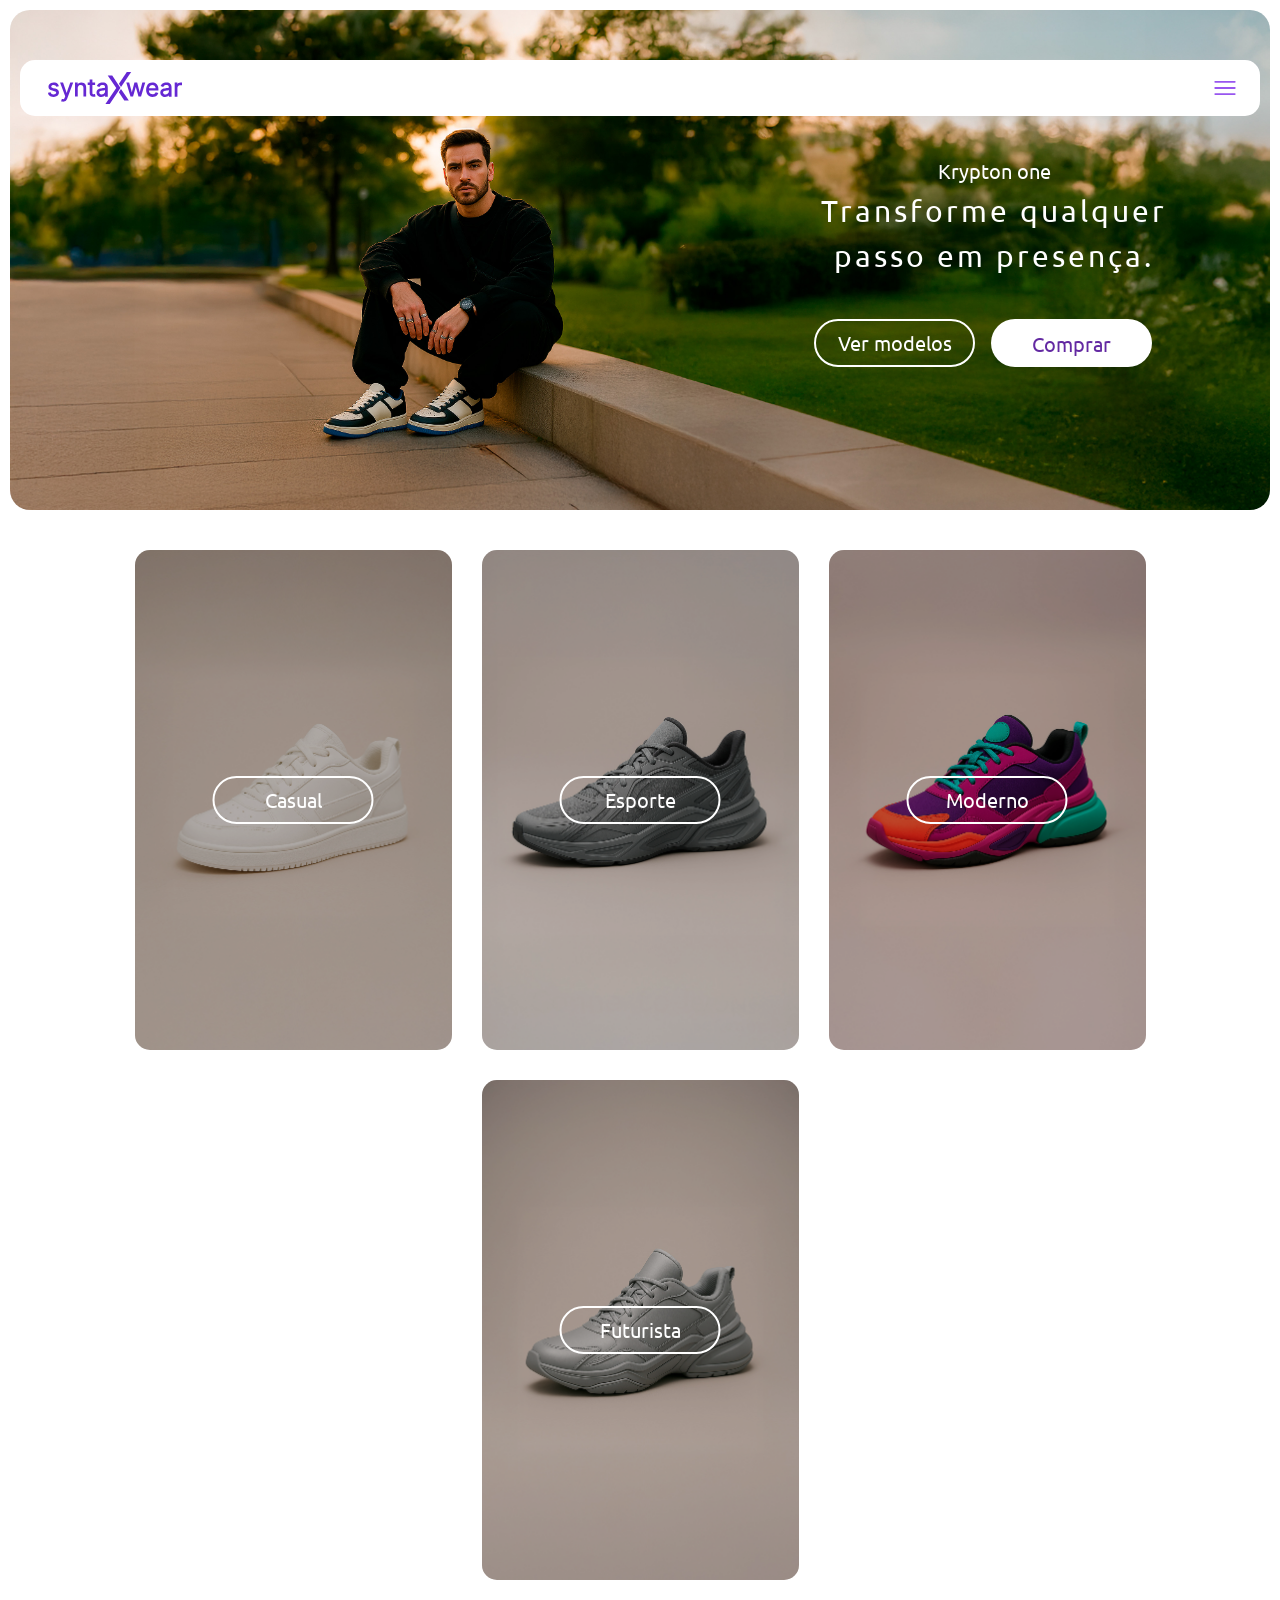
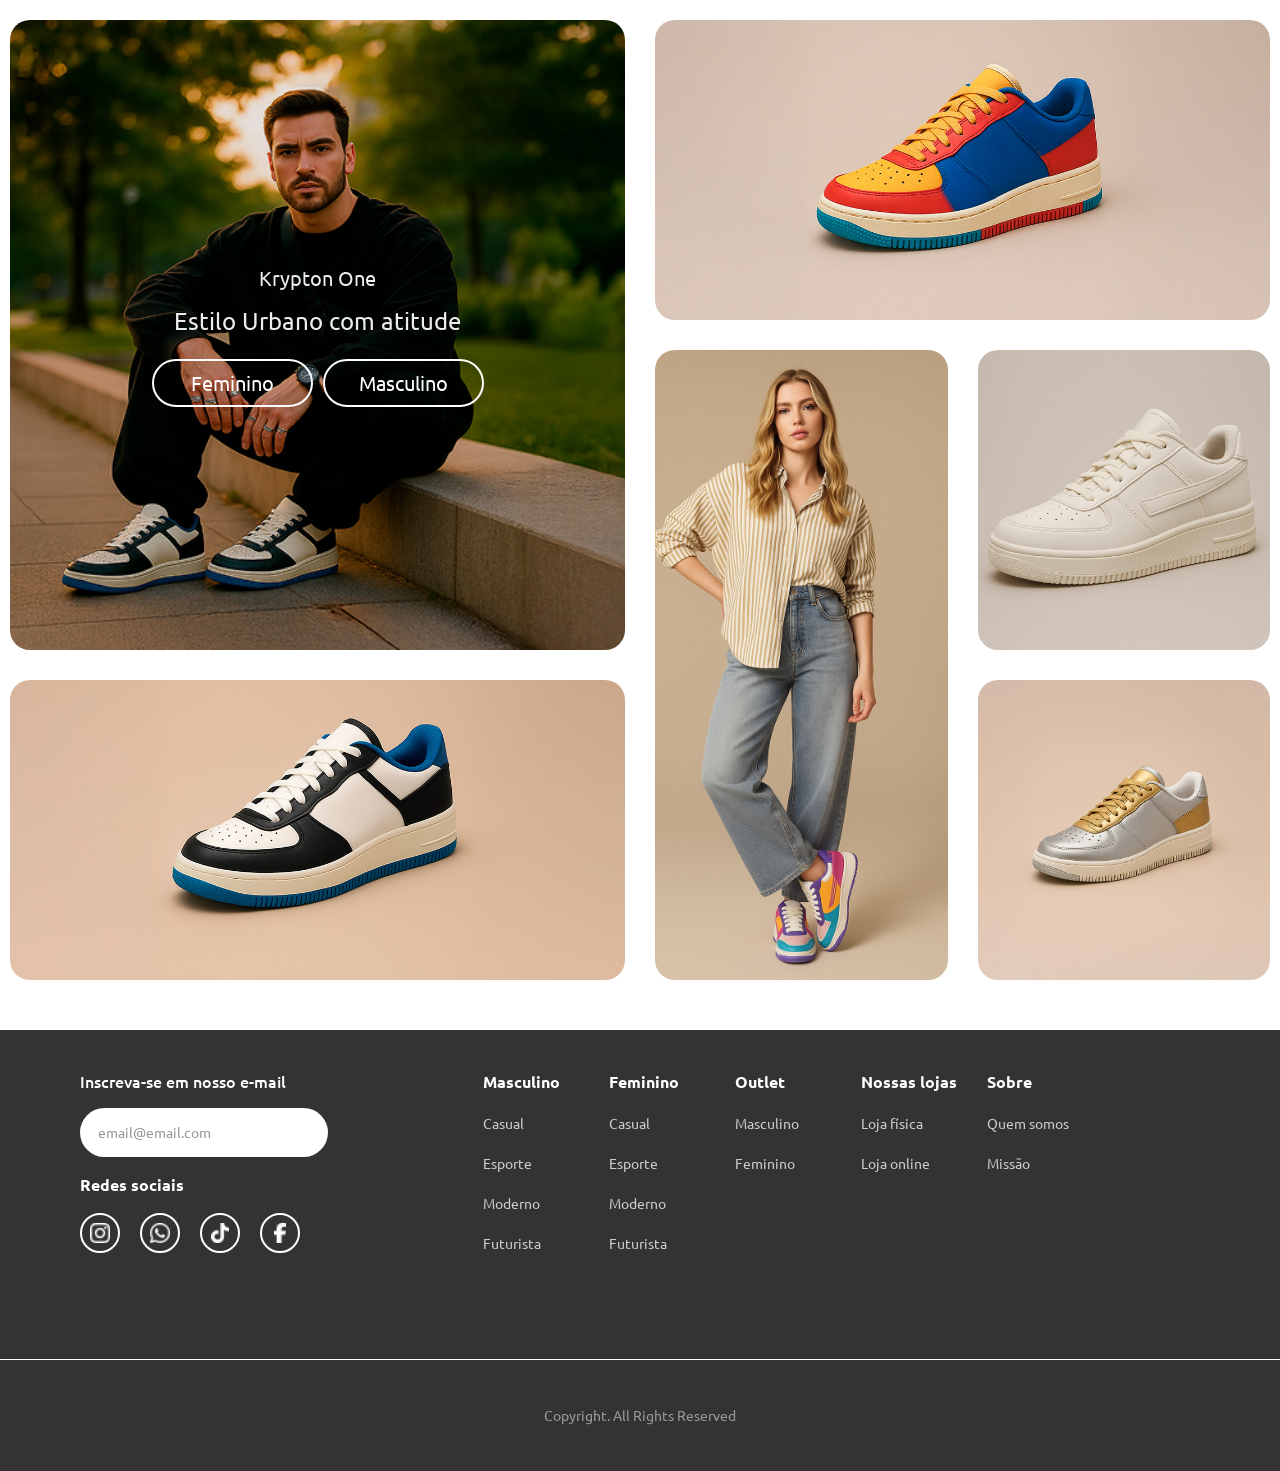
<file: index.html>
<!DOCTYPE html>
<html lang="pt-BR">

<head>
    <meta charset="UTF-8" />
    <meta name="viewport" content="width=device-width, initial-scale=1.0" />
    <title>SyntaxWear Tênis e Sneakers Online</title>
    <meta name="description"
        content="Compre os melhores tênis e sneakers online na SyntaxWear. Encontre os modelos mais estilosos e confortáveis para todas as ocasiões. Frete grátis e entrega rápida!" />

    <link rel="stylesheet" href="./css/reset.css">
    <link rel="stylesheet" href="./css/variables.css">
    <link rel="stylesheet" href="./css/base.css">
    <link rel="stylesheet" href="./css/components/header.css">
    <link rel="stylesheet" href="./css/components/hero.css">
    <link rel="stylesheet" href="./css/components/product-category.css">
    <link rel="stylesheet" href="./css/components/product-grid.css">
    <link rel="stylesheet" href="./css/components/footer.css">
</head>

<body>
    <header class="header">
        <h1 class="logo">
            <a href="/" title="SyntaxWear Tênis e Sneakers Online">
                <img src="./assets/images/logo/logo.svg" alt="SyntaxWear Tênis e Sneakers Online">
            </a>
        </h1>

        <input type="checkbox" class="menu-toggle" id="menu-toggle">
        <label for="menu-toggle" class="menu-icon">
            <img src="./assets/images/icons/hamburguer.svg" alt="Menu mobile">
        </label>

        <nav class="nav-container">
            <nav class="nav-center" aria-label="Categorias Principais">
                <ul>
                    <li><a href="#">Masculino</a></li>
                    <li><a href="#">Feminino</a></li>
                    <li><a href="#">Outlet</a></li>
                </ul>
            </nav>

            <nav class="nav-right" aria-label="Menu secundário">
                <ul>
                    <li><a href="#">Nossas lojas</a></li>
                    <li><a href="#">Sobre</a></li>

                    <li><a href="#" aria-label="Perfil">
                            <img src="./assets/images/icons/user.svg" alt="Perfil">
                        </a></li>
                    <li><a href="#" aria-label="Ajuda">
                            <img src="./assets/images/icons/help.svg" alt="Ajuda">
                        </a></li>
                    <li><a href="#" aria-label="Carrinho">
                            <img src="./assets/images/icons/cart.svg" alt="Carrinho">
                        </a>
                    </li>
                </ul>
            </nav>
        </nav>
    </header>

    <main>
        <section class="hero-section">
            <div class="hero-overlay">
                <div class="hero-content">
                    <span class="hero-subtitle">Krypton one</span>
                    <h2 class="hero-title">Transforme qualquer passo em presença.</h2>
                    <div class="hero-buttons">
                        <a class="btn btn-outline" href="#">Ver modelos</a>
                        <a class="btn btn-filled" href="#">Comprar</a>
                    </div>
                </div>
            </div>
        </section>

        <section class="categories-section">

            <div class="category-card casual">
                <a href="#" class="category-link">
                    <span class="overlay"></span>
                    <span class="category-name btn btn btn-outline">Casual</span>
                </a>
            </div>

            <div class="category-card esporte">
                <a href="#" class="category-link">
                    <span class="overlay"></span>
                    <span class="category-name btn btn-outline">Esporte</span>
                </a>
            </div>

            <div class="category-card moderno">
                <a href="#" class="category-link">
                    <span class="overlay"></span>
                    <span class="category-name btn btn-outline">Moderno</span>
                </a>
            </div>

            <div class="category-card futurista">
                <a href="#" class="category-link">
                    <span class="overlay"></span>
                    <span class="category-name btn btn-outline">Futurista</span>
                </a>
            </div>

        </section>

        <section class="grid-section">

            <div class="card top1">
                <div class="top1-content">
                    <h3 class="card-title">Krypton One</h3>
                    <p class="card-subtitle">Estilo Urbano com atitude</p>
                    <div class="cta-group">
                        <a href="#" class="btn btn-outline">Feminino</a>
                        <a href="#" class="btn btn-outline">Masculino</a>
                    </div>
                </div>
            </div>

            <div class="card top2">
            </div>

            <div class="card midL">
            </div>

            <div class="card midR">
            </div>

            <div class="card bottomL">
            </div>

            <div class="card bottomR">
            </div>
        </section>
    </main>

    <footer class="site-footer">
        <div class="footer-container" id="footer">
            <!-- Newsletter Section -->
            <div class="footer-newsletter">
                <h3 class="footer-newsletter-title">Inscreva-se em nosso e-mail</h3>
                <form class="newsletter-form">
                    <input type="email" class="newsletter-input" placeholder="email@email.com" required>
                </form>
                <div class="footer-social">
                    <h4 class="footer-social-title">Redes sociais</h4>
                    <ul class="social-icons">
                        <li>
                            <a href="https://instagram.com" class="social-icon instagram" aria-label="Instagram">
                                <img src="./assets/images/icons/instagram.png" alt="Instagram">
                            </a>
                        </li>
                        <li>
                            <a href="https://wa.me" class="social-icon whatsapp" aria-label="WhatsApp">
                                <img src="./assets/images/icons/whatsapp.png" alt="WhatsApp">
                            </a>
                        </li>
                        <li>
                            <a href="https://tiktok.com" class="social-icon tiktok" aria-label="TikTok">
                                <img src="./assets/images/icons/tiktok.png" alt="TikTok">
                            </a>
                        </li>
                        <li>
                            <a href="https://facebook.com" class="social-icon facebook" aria-label="Facebook">
                                <img src="./assets/images/icons/facebook.png" alt="Facebook">
                            </a>
                        </li>
                    </ul>
                </div>
            </div>

            <!-- Social Media Section -->



            <!-- Navigation Columns -->
            <nav class="footer-nav">
                <!-- Masculino Column -->
                <div class="footer-nav-column">
                    <h4 class="footer-nav-title">Masculino</h4>
                    <ul class="footer-nav-list">
                        <li><a href="#casual">Casual</a></li>
                        <li><a href="#esporte">Esporte</a></li>
                        <li><a href="#moderno">Moderno</a></li>
                        <li><a href="#futurista">Futurista</a></li>
                    </ul>
                </div>

                <!-- Feminino Column -->
                <div class="footer-nav-column">
                    <h4 class="footer-nav-title">Feminino</h4>
                    <ul class="footer-nav-list">
                        <li><a href="#casual">Casual</a></li>
                        <li><a href="#esporte">Esporte</a></li>
                        <li><a href="#moderno">Moderno</a></li>
                        <li><a href="#futurista">Futurista</a></li>
                    </ul>
                </div>

                <!-- Outlet Column -->
                <div class="footer-nav-column">
                    <h4 class="footer-nav-title">Outlet</h4>
                    <ul class="footer-nav-list">
                        <li><a href="#outlet-masculino">Masculino</a></li>
                        <li><a href="#outlet-feminino">Feminino</a></li>
                    </ul>
                </div>

                <!-- Nossas Lojas Column -->
                <div class="footer-nav-column">
                    <h4 class="footer-nav-title">Nossas lojas</h4>
                    <ul class="footer-nav-list">
                        <li><a href="#loja-fisica">Loja física</a></li>
                        <li><a href="#loja-online">Loja online</a></li>
                    </ul>
                </div>

                <!-- Sobre Column -->
                <div class="footer-nav-column">
                    <h4 class="footer-nav-title">Sobre</h4>
                    <ul class="footer-nav-list">
                        <li><a href="#quem-somos">Quem somos</a></li>
                        <li><a href="#missao">Missão</a></li>
                    </ul>
                </div>
            </nav>
        </div>

        <!-- Copyright Section -->
        <div class="footer-bottom">
            <p class="copyright">Copyright. All Rights Reserved</p>
        </div>
    </footer>

</body>

</html>
</file>
<file: css/variables.css>
@import url('https://fonts.googleapis.com/css2?family=Grenze+Gotisch:wght@100..900&family=Ubuntu:ital,wght@0,300;0,400;0,500;0,700;1,300;1,400;1,500;1,700&display=swap');

:root{
    --fonte-principal: 'Ubuntu', sans-serif;
}
</file>
<file: css/base.css>
body{
    font-family: var(--fonte-principal);
    background-color: #ffffff;
    color:#333333;
}

main{
    padding: 2.5rem 0 0;
    max-width: 1360px;
    margin: 0 auto;
}

.btn {
    font-size: 1.25rem;
    width: 161px;
    height: 48px;
    border-radius: 25px;
    color: #ffffff;
    font-weight: 400;
    padding: 10px 20px;
    transition: background-color 0.3s, border 0.3s;
}

.btn-outline {
    border: 2px solid #ffffff;
    background-color: transparent;
    line-height: 23px;

}

.btn-filled {
    background-color: #ffffff;
    color: #6329A2;
}

.btn:hover {
    background-color: #6329A2;
    color: #ffffff;
    border-color: #6329A2;
}

@media (max-width: 1280px) {
    main {
        padding: 0.625rem;
    }
}
</file>
<file: css/components/header.css>
/* cabecalho.css */

.header {
    position: fixed;
    top: 60px;
    left: 50%;
    transform: translate(-50%);
    width: 1260px;
    border-radius: 15px;
    z-index: 999;
    display: flex;
    justify-content: space-between;
    align-items: center;
    padding: 0.255rem 1.25rem;
    background-color: #ffffff;
}

.logo img {
    height: 48px;
}

.nav-center ul {
    display: flex;
    gap: 2.5rem;
}

.nav-center a,
.nav-right a {
    font-size: 1.25rem;
    color: #333333;
}

.nav-center a:hover,
.nav-right a:hover {
    color: #7c3aed;
}

.nav-right ul {
    display: flex;
    gap: 2.5rem;
    align-items: center;
}

.nav-right img {
    height: 20px;
}

.nav-right a:hover img {
    opacity: 0.7;
}

.nav-container {
    display: flex;
    justify-content: space-between;
    width: 100%;
    align-items: center;
    flex: 1;
    margin-left: 10rem;
}

.menu-toggle {
    display: none;
}

.menu-icon {
    display: none;
    width: 30px;
    height: 30px;
    cursor: pointer;
    z-index: 1001;
}

.menu-icon img {
    width: 100%;
    height: 100%;
    transition: opacity 0.3s ease;
}

.menu-icon:hover img {
    opacity: 0.7;
}


@media (max-width:1280px) {

    .header {
        width: calc(100% - 40px);

    }

    .menu-icon {
        display: block;
    }

    .nav-container {
        position: fixed;
        top: 0;
        right: -100%;
        width: 200px;
        flex-direction: column;
        padding: 80px 20px 20px;
        background-color: #ffffff;
        gap: 2rem;
        transition: right 0.3s ease;
        align-items: flex-start;
    }

    .nav-center,
    .nav-right {
        width: 100%;
        text-align: center;
    }

    .nav-center,
    .nav-right {
        width: 100%;
        text-align: center;
    }

    .nav-center ul,
    .nav-right ul {
        display: flex; 
        flex-direction: column;
        gap: 1.5rem;
        width: 100%;
        align-items: center;
        padding:0;
    }

    .nav-center a,
    .nav-right a {
        width: 100%;
        border-bottom: 1px solid #eeeeee;
        padding: 0.3rem 0;
        font-size: 1rem;
        display: block;
        text-align: center; 
    }

    .menu-toggle:checked ~ .nav-container {
        right: 0;
    }




}
</file>
<file: css/components/hero.css>
/* hero.css */
.hero-section {
    background: url(../../assets/images/banners/hero.jpg) no-repeat center center;
    background-size: cover;
    height: 500px;
    position: relative;
    border-radius: 20px;
}

.hero-overlay {
    width: 100%;
    height: 100%;
    display: flex;
    align-items: center;
    justify-content: flex-end;
    padding: 0 6rem;
}

.hero-content {
    color: #ffffff;
    max-width: 360px;
    text-align: center;
}

.hero-buttons{
    display: flex;
    gap: 16px;
}

.hero-content .hero-title {
    font-size: 1.87rem;
    margin-bottom: 40px;
    font-weight: 400;
    letter-spacing: 3px;
}

.hero-content .hero-subtitle {
    font-size: 1.25rem;
    font-weight: 400;
    line-height: 36px;
}

@media (max-width: 768px) {
    .hero-section {
        height: 660px;
        background-image: url(../../assets/images/banners/hero-mobile.png);
    }

    .hero-overlay {
        padding: 0;
    }

    .hero-content {
        max-width: 330px;
        margin: 0 auto;
    }

    .hero-content .hero-title {
        font-size: 1.5rem;
    }

    .hero-content .hero-subtitle {
        font-size: 1.25rem;
        line-height: 28px;
    }

    .btn{
        font-size: 1.2rem;
    }
}
</file>
<file: css/components/product-category.css>
/* product-category.css */
.categories-section {
    padding-top: 40px;
    padding-bottom: 40px;
    display: flex;
    flex-wrap: wrap;
    justify-content: center;
    gap: 30px;
}

.category-card {
    position: relative;
    width: 317px;
    height: 500px;
    border-radius: 15px;
    overflow: hidden;
}

.overlay {
    position: absolute;
    inset: 0;
    width: 100%;
    height: 100%;
    background-color: rgba(0, 0, 0, 0.25);
    z-index: 1;
}

.category-name {
    position: absolute;
    left: 50%;
    top: 50%;
    transform: translate(-50%, -50%);

    z-index: 2;
    text-align: center;
}

.casual{
    background: url('../../assets/images/products/casual.jpg');
    background-size: cover;
    background-position: center;
}

.esporte{
    background: url('../../assets/images/products/esporte.jpg');
    background-size: cover;
    background-position: center;
}

.moderno{
    background: url('../../assets/images/products/moderno.jpg');
    background-size: cover;
    background-position: center;
}

.futurista{
    background: url('../../assets/images/products/futurista.jpg');
    background-size: cover;
    background-position: center;
}

@media (max-width: 500px) {
    .category-card {
        width: 100%;
    }
}
</file>
<file: css/components/product-grid.css>
/* produto-grid.css */
.card {
    background-size: cover;
    background-position: center;
    background-repeat: no-repeat;
    position: relative;
    border-radius: 20px;
}

.top1 {
    grid-area: top1;
    background-image: url(../../assets/images/products/masculino-grid.jpg);

}

.top1-content {
    position: absolute;
    left: 50%;
    top: 50%;
    transform: translate(-50%, -50%);
    text-align: center;
}

.card-title {
    color: #EDEDED;
    font-size: 1.25rem;
    font-weight: 400;
    margin-bottom: 10px;
}

.card-subtitle {
    color: #EDEDED;
    font-size: 1.5rem;
    font-weight: 400;
    margin-bottom: 20px;
}

.cta-group {
    display: flex;
    gap: 10px;
}


.top2 {
    background-image: url(../../assets/images/products/colorido-grid.jpg);
    grid-area: top2;
}

.midL {
    background-image: url(../../assets/images/products/feminino-grid.jpg);
    grid-area: midL;
}

.midR {
    background-image: url(../../assets/images/products/offwhite-grid.jpg);
    grid-area: midR;
}

.bottomL {
    background-image: url(../../assets/images/products/azul-grid.jpg);
    grid-area: bottomL;
}

.bottomR {
    background-image: url(../../assets/images/products/prata-grid.jpg);
    grid-area: bottomR;
}

.grid-section {
    display: grid;
    grid-template-columns: repeat(4, 1fr);
    grid-template-rows: repeat(3, 300px);
    grid-template-areas:
        "top1 top1 top2 top2"
        "top1 top1 midL midR"
        "bottomL bottomL midL bottomR";
    gap: 30px;
}

@media (max-width: 768px) {
    .grid-section {
        grid-template-columns: 1fr 1fr;
        grid-template-rows: repeat(5, auto);
        grid-template-areas:
            "top1 top1"
            "bottomL bottomL"
            "midL midR"
            "midL bottomR"
            "top2 top2";
        width: 100%;
        gap: 0.625rem;
    }

    .top1 {
        min-height: 500px;
    }

    .bottomL {
        min-height: 190px;
    }

    .midL {
        min-height: 350px;
    }

    .midR,
    .bottomR {
        min-height: 190px;
    }
</file>
<file: css/components/footer.css>
/* Footer Styles */

.site-footer {
    background-color: #333333;
    color: #fff;
    margin-top: 40px;
}

.footer-container {
    max-width: 1360px;
    margin: 0 auto;
    padding: 40px;
    display: flex;
    flex-direction: flex;
    gap: 155px;
    margin: 0 40px 65px 40px;
}

/* Newsletter Section */
.footer-newsletter {
    grid-column: 1;
    grid-row: 1;
    display: flex;
    flex-direction: column;
    gap: 16px;
    padding: 0;
}

.footer-newsletter-title {
    font-size: 16px;
    font-weight: 500;
    color: #FFFFFF;
    margin: 0;
    line-height: 1.4;
}

.newsletter-form {
    display: flex;
    width: 100%;
    color: #AAAAAA;
}

.newsletter-input {
    width: 100%;
    padding: 14px 18px;
    border: none;
    border-radius: 25px;
    background-color: #fff;
    color: #3a3a3a;
    font-size: 14px;
    outline: none;
    transition: background-color 0.3s ease;
}

.newsletter-input::placeholder {
    color: #999;
}

.newsletter-input:hover {
    background-color: #f5f5f5;
}

.newsletter-input:focus {
    background-color: #fff;
}

/* Footer Navigation */
.footer-nav {
    grid-column: 2;
    grid-row: 1 / span 2;
    display: grid;
    grid-template-columns: repeat(5, minmax(0, 1fr));
    gap: 30px;
    padding: 0 0 2, 62rem 6, 25rem;
    margin: 0;
    align-self: start;
}

.footer-nav-column {
    display: flex;
    flex-direction: column;
    gap: 16px;
}

.footer-nav-title {
    font-size: 16px;
    font-weight: 600;
    color: #fff;
    padding: 0;
    margin: 0;
}

.footer-nav-list {
    list-style: none;
    padding: 0;
    margin: 0;
    display: flex;
    flex-direction: column;
    gap: 16px;
}

.footer-nav-list li {
    margin: 0;
}

.footer-nav-list a {
    color: #ccc;
    text-decoration: none;
    font-size: 14px;
    transition: color 0.3s ease;
}

.footer-nav-list a:hover {
    color: #fff;
}

.footer-social {
    grid-column: 1;
    grid-row: 2;
    display: flex;
    flex-direction: column;
    gap: 16px;
    align-items: flex-start;
}

.footer-social-title {
    font-size: 16px;
    font-weight: 600;
    color: #fff;
    margin: 0;
    padding: 0;
}

.social-icons {
    list-style: none;
    padding: 0;
    margin: 0;
    display: flex;
    gap: 20px;
}

.social-icon {
    display: inline-flex;
    align-items: center;
    justify-content: center;
    width: 40px;
    height: 40px;
    border: 2px solid #fff;
    border-radius: 50%;
    background-color: transparent;
    color: #fff;
    transition: background-color 0.3s, border-color 0.3s;
}

.social-icon img {
    width: 20px;
    height: 20px;
    object-fit: contain;
    filter: brightness(0) invert(1);
    /* Torna as imagens brancas */
}

.social-icon:hover {
    opacity: 0.8;
}

.social-icon:hover img {
    opacity: 0.8;
    filter: brightness(0) invert(1);
    /* Mantém branco no hover */
}


.footer-bottom {
    border-top: 1px solid #FFFFFF;
    padding: 45px 40px;
    text-align: center;
    margin-top: 65px;
}

.copyright {
    font-size: 14px;
    color: #999;
    margin: 0;
    text-align: center;
}

@media (max-width: 768px) {
    .footer-container {
        flex-direction: column;
        gap: 30px;
        padding: 30px 20px;
        margin: 0 20px 40px 20px;
    }

    .footer-nav {
        grid-template-columns: 1fr;
        gap: 20px;
    }

    .footer-newsletter,
    .footer-social {
        grid-column: auto;
        grid-row: auto;
    }

    .footer-bottom {
        padding: 30px 20px;
        margin-top: 40px;
    }
}
</file>
